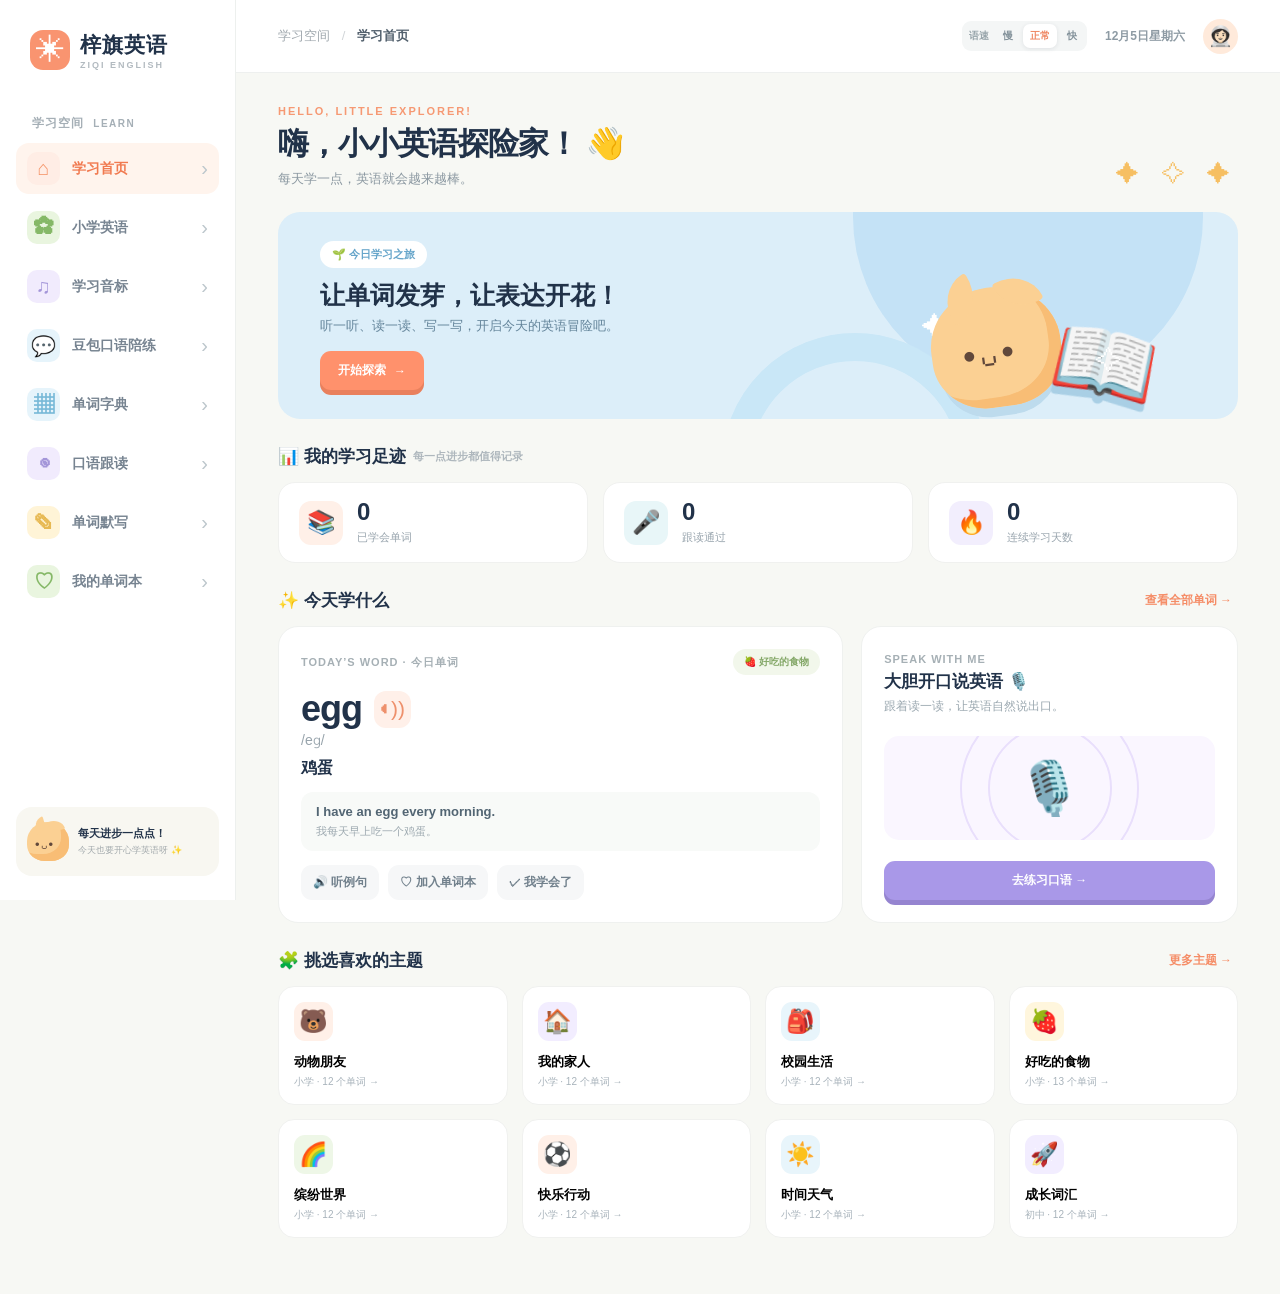
<file: ziqi-english/index.html>
<!doctype html>
<html lang="zh-CN">
<head>
  <meta charset="UTF-8" />
  <meta name="viewport" content="width=device-width, initial-scale=1" />
  <meta name="theme-color" content="#f8f7f0" />
  <meta name="description" content="梓旗英语：按年级和单元学习小学英语，配有音标、短例句、朗读、音标课程、跟读和默写。" />
  <title>梓旗英语 · 每天一点点，英语更棒棒</title>
  <link rel="stylesheet" href="styles.css" />
</head>
<body>
  <div class="app-shell">
    <aside class="sidebar">
      <a href="#" class="brand" aria-label="梓旗英语首页"><span class="brand-mark">✳</span><span><b>梓旗英语</b><small>ZIQI ENGLISH</small></span></a>
      <p class="side-heading">学习空间 <span>LEARN</span></p>
      <nav class="nav-list" aria-label="学习功能">
        <button class="nav-item active" data-page="home"><span class="nav-icon peach">⌂</span>学习首页<span class="nav-arrow">›</span></button>
        <button class="nav-item" data-page="primary"><span class="nav-icon green">✿</span>小学英语<span class="nav-arrow">›</span></button>
        <button class="nav-item" data-page="phonics"><span class="nav-icon purple">♫</span>学习音标<span class="nav-arrow">›</span></button>
        <button class="nav-item" data-page="doubao"><span class="nav-icon blue">💬</span>豆包口语陪练<span class="nav-arrow">›</span></button>
        <button class="nav-item" data-page="dictionary"><span class="nav-icon blue">▦</span>单词字典<span class="nav-arrow">›</span></button>
        <button class="nav-item" data-page="speaking"><span class="nav-icon purple">◉</span>口语跟读<span class="nav-arrow">›</span></button>
        <button class="nav-item" data-page="dictation"><span class="nav-icon yellow">✎</span>单词默写<span class="nav-arrow">›</span></button>
        <button class="nav-item" data-page="saved"><span class="nav-icon green">♡</span>我的单词本<span class="nav-arrow">›</span></button>
      </nav>
      <div class="side-bottom"><div class="mascot small-mascot"><span class="face">•ᴗ•</span></div><div><strong>每天进步一点点！</strong><small>今天也要开心学英语呀 ✨</small></div></div>
    </aside>

    <div class="main-area">
      <header class="topbar">
        <button id="menuButton" class="menu-button icon-button" aria-label="打开菜单">☰</button>
        <div class="breadcrumb">学习空间 <span>/</span> <b id="breadcrumbText">学习首页</b></div>
        <div class="top-right"><div class="speech-speed-control" aria-label="朗读速度"><span>语速</span><button data-action="speech-speed" data-speed="slow">慢</button><button data-action="speech-speed" data-speed="normal">正常</button><button data-action="speech-speed" data-speed="fast">快</button></div><span class="date-pill" id="todayDate"></span><span class="avatar" aria-label="小小探险家">👩🏻‍🚀</span></div>
      </header>
      <main id="mainContent"></main>
    </div>
  </div>
  <div id="toast" role="status" aria-live="polite"></div>
  <script src="words.js"></script>
  <script src="curriculum.js"></script>
  <script src="curriculum-view.js"></script>
  <script src="phonics-view.js"></script>
  <script src="doubao-view.js"></script>
  <script src="dictation-view.js"></script>
  <script src="app.js"></script>
</body>
</html>
</file>
<file: ziqi-english/styles.css>
:root{--ink:#213249;--muted:#83909d;--line:#e9edf0;--paper:#fff;--bg:#f7f8f4;--orange:#ff8d62;--navy:#26364b;--radius:22px}*{box-sizing:border-box}html{scroll-behavior:smooth}body{margin:0;color:var(--ink);background:var(--bg);font-family:Arial,'PingFang SC','Microsoft YaHei',sans-serif}button,input,select{font:inherit}button{cursor:pointer}button:focus-visible,input:focus-visible,select:focus-visible{outline:3px solid #95cbec;outline-offset:2px}.app-shell{display:flex;min-height:100vh}.sidebar{width:236px;flex:none;background:#fff;border-right:1px solid #edf0ee;padding:30px 16px 24px;display:flex;flex-direction:column;position:sticky;top:0;height:100vh;z-index:10}.brand{display:flex;align-items:center;gap:10px;text-decoration:none;color:var(--ink);padding:0 14px}.brand-mark{display:grid;place-items:center;width:40px;height:40px;border-radius:13px;color:#fff;background:#f99470;font-size:29px;line-height:1}.brand b{font-size:21px;letter-spacing:1px}.brand small{display:block;color:#b2bac0;font-size:9px;font-weight:800;letter-spacing:2px;margin-top:1px}.side-heading{padding:45px 16px 11px;font-size:12px;color:#a5afb6;font-weight:800;margin:0;letter-spacing:1px}.side-heading span{font-size:10px;letter-spacing:1.5px;font-weight:600;margin-left:5px}.nav-list{display:grid;gap:8px}.nav-item{border:0;background:transparent;color:#778491;text-align:left;display:flex;align-items:center;gap:12px;border-radius:13px;padding:9px 11px;font-size:14px;font-weight:700;width:100%;transition:.2s}.nav-item:hover,.nav-item.active{background:#fff4ed;color:#f17a50}.nav-icon{width:33px;height:33px;display:grid;place-items:center;border-radius:10px;font-size:20px;font-weight:700}.nav-icon.peach{background:#ffede5;color:#f59468}.nav-icon.blue{background:#e6f4fb;color:#76b8d7}.nav-icon.purple{background:#f1ebfd;color:#a496d9}.nav-icon.yellow{background:#fff4d7;color:#e7b953}.nav-icon.green{background:#e9f5df;color:#85b867}.nav-arrow{margin-left:auto;color:#bdc7cc;font-size:20px;font-weight:400}.side-bottom{margin-top:auto;background:#f8f7f1;border-radius:16px;padding:15px 11px;display:flex;align-items:center;gap:9px}.side-bottom strong{font-size:11px;display:block}.side-bottom small{display:block;color:#a3aaad;font-size:9px;margin-top:3px;white-space:nowrap}.mascot{background:#fbd093;width:85px;height:75px;border-radius:49% 49% 42% 42%;position:relative;box-shadow:inset -8px -7px 0 #f8bd75}.mascot:before,.mascot:after{content:'';position:absolute;background:#fbd093;border-radius:100% 10% 100% 10%;width:24px;height:28px;top:-8px;left:12px;transform:rotate(-25deg)}.mascot:after{left:auto;right:12px;transform:rotate(70deg)}.mascot .face{position:absolute;top:26px;left:17px;z-index:1;font-size:29px;letter-spacing:4px;color:#61483b}.small-mascot{width:42px;height:39px;flex:none}.small-mascot:before,.small-mascot:after{width:12px;height:15px;top:-4px;left:7px}.small-mascot:after{left:auto;right:7px}.small-mascot .face{font-size:13px;top:15px;left:8px;letter-spacing:1px}.main-area{min-width:0;flex:1}.topbar{height:73px;background:#fff;border-bottom:1px solid #eef0ef;display:flex;align-items:center;justify-content:space-between;padding:0 42px}.breadcrumb{font-size:13px;color:#a1a9af}.breadcrumb span{margin:0 8px;color:#d1d5d8}.breadcrumb b{color:#52606d;font-weight:700}.top-right{display:flex;align-items:center;gap:18px}.date-pill{color:#8e9ba4;font-size:12px;font-weight:700}.avatar{display:grid;place-items:center;width:35px;height:35px;background:#ffeadb;border-radius:50%;font-size:20px}.menu-button{display:none}main{max-width:1330px;margin:auto;padding:28px 42px 56px}.welcome{display:flex;align-items:flex-end;justify-content:space-between;margin-bottom:24px}.eyebrow{font-size:11px;letter-spacing:2px;font-weight:900;color:#f69973}.welcome h1,.page-title h1{font-size:31px;line-height:1.3;margin:5px 0 6px;letter-spacing:-1px}.welcome p,.page-title p{color:#8b98a1;font-size:13px;margin:0}.stars{color:#f6bf62;font-size:23px;letter-spacing:8px}.hero{min-height:200px;border-radius:22px;background:#dceef9;position:relative;overflow:hidden;display:flex;align-items:center;padding:29px 42px;margin-bottom:22px}.hero:before{content:'';position:absolute;width:350px;height:350px;background:#c4e2f6;border-radius:50%;right:35px;top:-170px}.hero:after{content:'';position:absolute;width:210px;height:210px;border:28px solid #c9e7f7;border-radius:50%;right:250px;bottom:-180px}.hero-copy{position:relative;z-index:1;max-width:510px}.hero-tag{display:inline-flex;padding:6px 12px;border-radius:20px;background:#fff;color:#66a5ca;font-size:11px;font-weight:800}.hero h2{margin:11px 0 5px;font-size:25px}.hero p{margin:0 0 16px;color:#63849a;font-size:13px}.hero-art{position:absolute;right:80px;bottom:12px;z-index:1;display:flex;align-items:end}.hero-art .mascot{width:130px;height:120px;transform:rotate(-8deg);box-shadow:inset -12px -10px 0 #f8bd75,0 16px 0 -7px #bddbed}.hero-art .mascot:before,.hero-art .mascot:after{width:36px;height:40px;top:-12px;left:18px}.hero-art .mascot:after{left:auto;right:18px}.hero-art .mascot .face{top:45px;left:31px;font-size:36px}.book-art{font-size:85px;transform:rotate(12deg);margin-left:-9px;margin-bottom:-6px;filter:drop-shadow(0 8px 0 #a9cfe5)}.spark{position:absolute;color:#fff;font-size:26px}.spark.one{top:25px;right:210px}.spark.two{top:59px;right:36px}.primary-btn,.secondary-btn,.ghost-btn{border:0;border-radius:11px;padding:11px 18px;font-weight:800;font-size:12px;display:inline-flex;align-items:center;gap:8px;justify-content:center;transition:transform .18s,box-shadow .18s}.primary-btn:hover,.secondary-btn:hover,.ghost-btn:hover{transform:translateY(-2px)}.primary-btn{background:#ff916c;color:white;box-shadow:0 5px 0 #e9805d}.secondary-btn{background:#e5f4fb;color:#54a2c8}.ghost-btn{background:#f6f7f8;color:#71808c}.section-head{display:flex;justify-content:space-between;align-items:center;margin:26px 0 14px}.section-head h2{font-size:17px;margin:0;display:flex;gap:7px;align-items:center}.section-head small{color:#aeb7bd;font-size:11px;font-weight:600}.text-link{border:0;background:transparent;color:#f58d67;font-size:12px;font-weight:800}.stats-grid{display:grid;grid-template-columns:repeat(3,1fr);gap:15px}.stat-card{background:#fff;border-radius:17px;padding:17px 20px;display:flex;align-items:center;gap:14px;border:1px solid #f0f1ef}.stat-emoji{width:44px;height:44px;border-radius:12px;display:grid;place-items:center;font-size:23px}.stat-emoji.a{background:#fff0e8}.stat-emoji.b{background:#e8f6f8}.stat-emoji.c{background:#f2eefd}.stat-card strong{font-size:24px;line-height:1}.stat-card small{display:block;color:#99a5ae;font-size:11px;margin-top:6px}.learning-grid{display:grid;grid-template-columns:minmax(0,1.5fr) minmax(280px,1fr);gap:18px}.panel{background:#fff;border-radius:20px;border:1px solid #eff1ef;padding:22px}.word-panel{min-height:265px}.panel-top{display:flex;align-items:center;justify-content:space-between}.mini-label{font-size:11px;color:#a6b0b5;font-weight:800;letter-spacing:1px}.pill{display:inline-flex;align-items:center;border-radius:30px;padding:6px 11px;background:#f2f7eb;color:#85a869;font-size:10px;font-weight:800}.word-title{display:flex;align-items:center;gap:12px;margin:14px 0 3px}.word-title h3{font-family:Arial,sans-serif;font-size:36px;line-height:1.1;margin:0;font-weight:900;letter-spacing:-1px}.sound-button{border:0;background:#fff0e9;color:#ee906c;width:37px;height:37px;border-radius:12px;display:grid;place-items:center;font-size:21px}.ipa{font-family:Arial,sans-serif;color:#98a4ac;font-size:14px;margin-bottom:8px}.meaning{font-size:16px;font-weight:800;margin:6px 0 13px}.example{background:#f8faf8;border-radius:12px;padding:12px 15px;margin:0 0 14px}.example em{font-style:normal;font-size:13px;font-weight:700;color:#526573;display:block}.example small{display:block;color:#9da9b0;font-size:11px;margin-top:5px}.panel-actions{display:flex;gap:9px;flex-wrap:wrap}.panel-actions button{padding:9px 12px}.practice-panel{display:flex;flex-direction:column;justify-content:space-between;background:#fff}.practice-panel h3{font-size:17px;margin:3px 0 5px}.practice-panel p{font-size:12px;color:#9ba8b0;margin:0}.practice-graphic{height:104px;margin:13px 0;position:relative;background:#faf6ff;border-radius:15px;display:grid;place-items:center;overflow:hidden}.practice-graphic:before,.practice-graphic:after{content:'';position:absolute;border:2px solid #e9dffc;border-radius:50%;height:120px;width:120px}.practice-graphic:after{height:175px;width:175px}.practice-graphic span{font-size:52px;z-index:1}.practice-panel .secondary-btn{width:100%;background:#a998e8;color:#fff;box-shadow:0 5px 0 #9584d0}.units-grid{display:grid;grid-template-columns:repeat(4,1fr);gap:14px}.unit-card{text-align:left;border:1px solid #f0f1ef;background:#fff;border-radius:16px;padding:15px;min-height:113px;transition:.2s}.unit-card:hover{transform:translateY(-3px);box-shadow:0 10px 25px #2132490d}.unit-icon{width:39px;height:39px;border-radius:11px;display:grid;place-items:center;font-size:23px;margin-bottom:12px}.unit-icon.peach{background:#fff0e8}.unit-icon.blue{background:#e8f5fb}.unit-icon.purple{background:#f2edff}.unit-icon.yellow{background:#fff6dd}.unit-icon.green{background:#eef7e7}.unit-card strong{display:block;font-size:13px}.unit-card small{font-size:10px;color:#a8b3bb;display:block;margin-top:4px}.page-title{margin-bottom:24px}.toolbar{display:flex;gap:11px;flex-wrap:wrap;margin:20px 0}.search-wrap{flex:1;min-width:220px;position:relative}.search-wrap .search-icon{position:absolute;left:15px;top:50%;transform:translateY(-50%);color:#aeb8bf}.search-input,.filter-select,.answer-input{background:#fff;border:1px solid #e6ebed;border-radius:12px;height:44px;padding:0 14px;color:var(--ink);outline:0}.search-input{width:100%;padding-left:41px}.search-input::placeholder,.answer-input::placeholder{color:#b8c0c6}.filter-select{min-width:128px}.category-chips{display:flex;gap:8px;overflow:auto;padding-bottom:6px;scrollbar-width:none}.category-chips::-webkit-scrollbar{display:none}.chip{border:1px solid #e9edee;background:#fff;border-radius:30px;padding:8px 13px;white-space:nowrap;color:#83909a;font-size:11px;font-weight:800}.chip.active{background:#26364b;border-color:#26364b;color:#fff}.result-count{font-size:11px;color:#a9b3ba;margin:15px 0}.dictionary-grid{display:grid;grid-template-columns:repeat(3,minmax(0,1fr));gap:13px}.dict-card{background:white;border:1px solid #edf0ee;border-radius:16px;padding:17px;min-height:148px;display:flex;flex-direction:column}.dict-card-head{display:flex;justify-content:space-between;align-items:flex-start;gap:6px}.dict-card h3{font-family:Arial,sans-serif;font-size:21px;margin:0 0 2px}.dict-card .ipa{font-size:11px;margin:0}.dict-card p{font-size:12px;font-weight:800;margin:13px 0 auto}.dict-card-footer{border-top:1px solid #f2f3f3;margin-top:14px;padding-top:10px;display:flex;align-items:center;justify-content:space-between;color:#a8b2b8;font-size:10px}.card-controls{display:flex;gap:8px}.tiny-btn{border:0;background:#f7f8f8;border-radius:8px;width:27px;height:27px;color:#7e909a;font-size:16px}.tiny-btn.saved{color:#f27f79;background:#fff0ed}.empty-state{text-align:center;background:#fff;border-radius:18px;padding:46px 20px;color:#9aa8b0}.empty-state span{font-size:44px;display:block;margin-bottom:10px}.empty-state strong{display:block;color:#53616d}.training-layout{display:grid;grid-template-columns:minmax(0,1.5fr) minmax(230px,.75fr);gap:18px}.training-card{background:#fff;border:1px solid #edf0ee;border-radius:20px;padding:28px}.training-kicker{color:#f39675;font-size:11px;font-weight:900;letter-spacing:1px}.training-word{font-family:Arial,sans-serif;font-size:55px;letter-spacing:-2px;margin:18px 0 0;line-height:1.1}.training-ipa{color:#99a7af;font-size:16px;margin-top:8px}.training-meaning{font-size:20px;font-weight:800;margin:15px 0}.training-example{background:#f8f9f7;padding:15px;border-radius:12px;color:#536673;font-size:14px;font-weight:700;margin:18px 0}.training-example small{display:block;color:#9aa6ae;margin-top:6px;font-size:11px}.training-actions{display:flex;gap:10px;flex-wrap:wrap}.speech-status{margin-top:19px;background:#f8f6fc;color:#8071ab;border-radius:12px;padding:13px;font-size:12px;min-height:42px}.side-tip{background:#edf7fb;border-radius:18px;padding:23px;height:fit-content}.side-tip .tip-emoji{font-size:43px}.side-tip h3{font-size:17px;margin:12px 0 10px}.side-tip p,.side-tip li{font-size:12px;color:#6e8b9a;line-height:1.8}.side-tip ol{padding-left:19px;margin:10px 0 0}.progress-line{height:8px;border-radius:10px;background:#f1f3f3;margin:14px 0;overflow:hidden}.progress-fill{height:100%;background:#ffad83;border-radius:10px}.progress-meta{display:flex;justify-content:space-between;font-size:11px;color:#9aa7af}.dictation-prompt{background:#f9f6ee;border-radius:13px;padding:17px;margin:18px 0}.dictation-prompt strong{font-size:25px}.dictation-prompt small{display:block;color:#a4a69f;margin-top:5px}.answer-input{width:100%;height:51px;font-size:19px;letter-spacing:2px;font-weight:700}.feedback{padding:12px 14px;border-radius:11px;margin-top:12px;font-size:13px;font-weight:700}.feedback.good{background:#eaf8eb;color:#5d9a66}.feedback.bad{background:#fff1ea;color:#d68260}.training-footer{margin-top:19px;display:flex;gap:10px;flex-wrap:wrap}.saved-intro{background:#eef6ea;border-radius:15px;padding:16px 19px;margin:18px 0;color:#66805e;font-size:12px}.pagination{display:flex;justify-content:center;gap:8px;margin-top:22px}.page-btn{background:#fff;border:1px solid #e6ebed;border-radius:9px;padding:8px 12px;color:#72808c;font-size:12px}.page-btn.active{background:#26364b;color:white}.page-btn:disabled{opacity:.4;cursor:default}#toast{position:fixed;bottom:22px;left:50%;transform:translate(-50%,20px);background:#26364b;color:#fff;padding:11px 18px;border-radius:10px;font-size:12px;opacity:0;pointer-events:none;transition:.2s;z-index:100}#toast.show{opacity:1;transform:translate(-50%,0)}.overlay{display:none}
@media(max-width:1120px){.sidebar{width:205px}.topbar{padding:0 26px}main{padding:25px 26px 50px}.dictionary-grid{grid-template-columns:repeat(2,minmax(0,1fr))}.units-grid{grid-template-columns:repeat(3,1fr)}.hero-art{right:32px}}
@media(max-width:760px){.sidebar{position:fixed;transform:translateX(-100%);transition:.25s;box-shadow:12px 0 40px #23354912}.sidebar.open{transform:translateX(0)}.overlay.open{display:block;position:fixed;inset:0;background:#20304066;z-index:9}.topbar{height:62px;padding:0 18px;justify-content:flex-start;gap:13px}.menu-button{display:grid;place-items:center;border:0;background:#f6f7f6;border-radius:9px;width:34px;height:34px;font-size:19px;color:#596875}.top-right{margin-left:auto}.date-pill{display:none}main{padding:24px 17px 45px}.welcome h1,.page-title h1{font-size:26px}.hero{padding:25px;min-height:210px}.hero-copy{max-width:66%}.hero h2{font-size:22px}.hero-art{right:-15px;transform:scale(.75);transform-origin:bottom right}.stats-grid{gap:8px}.stat-card{padding:13px 8px;gap:6px;flex-direction:column;text-align:center}.stat-emoji{width:34px;height:34px;font-size:18px}.stat-card strong{font-size:19px}.stat-card small{font-size:10px}.learning-grid,.training-layout{grid-template-columns:1fr}.units-grid{grid-template-columns:repeat(2,1fr)}.dictionary-grid{grid-template-columns:repeat(2,minmax(0,1fr))}.panel{padding:18px}.stars{display:none}}
@media(max-width:490px){.hero-art{opacity:.45;right:-35px}.hero-copy{max-width:92%}.hero p{max-width:230px}.dictionary-grid{grid-template-columns:1fr}.dict-card{min-height:126px}.welcome h1{font-size:24px}.training-card{padding:21px}.training-word{font-size:44px}}

/* 小学英语：教材册次、单元与逐词点读 */
.primary-title{margin-bottom:18px}.curriculum-overview{display:grid;grid-template-columns:repeat(3,1fr);gap:13px;margin-bottom:20px}.curriculum-overview>div{background:#fff;border:1px solid #edf0ee;border-radius:17px;padding:17px 20px}.curriculum-overview span{display:block;font-size:12px;font-weight:800;color:#8c9ba4}.curriculum-overview strong{display:block;font-size:27px;margin-top:5px}.curriculum-overview strong small{font-size:11px;color:#a7b0b6;font-weight:700}.curriculum-search-wrap{height:48px;display:flex;align-items:center;gap:10px;background:#fff;border:1px solid #e6ebed;border-radius:12px;padding:0 15px;margin-bottom:24px;color:#aab5bb;font-size:23px}.curriculum-search-wrap input{border:0;outline:none;flex:1;min-width:0;background:transparent;font-size:13px;color:var(--ink)}.curriculum-search-wrap input::placeholder{color:#b5bec4}.curriculum-section-label{display:flex;align-items:end;justify-content:space-between;gap:12px;margin:21px 0 12px}.curriculum-section-label h2{font-size:16px;margin:0}.curriculum-section-label h2 em{font-style:normal;color:#f4936e}.curriculum-section-label small{font-size:11px;color:#a6b0b7}.volume-tabs{display:grid;grid-template-columns:repeat(7,minmax(0,1fr));gap:9px}.volume-tab{border:1px solid #e9edec;background:#fff;border-radius:13px;padding:12px 5px;text-align:center;color:#75838e;min-width:0;transition:.2s}.volume-tab:hover{transform:translateY(-2px)}.volume-tab.active{background:#fff2e9;color:#e17c57;border-color:#ffd3bd}.volume-tab span{display:block;font-weight:800;font-size:12px;white-space:nowrap}.volume-tab small{display:block;font-size:10px;margin-top:4px;opacity:.75}.curriculum-units{display:grid;grid-template-columns:repeat(3,minmax(0,1fr));gap:10px}.curriculum-unit{min-height:90px;border:1px solid #e9edec;background:#fff;text-align:left;border-radius:14px;padding:12px 14px;color:#667783;transition:.2s}.curriculum-unit:hover{transform:translateY(-2px)}.curriculum-unit.active{border-color:#a7cfd5;background:#eff9fa;box-shadow:0 4px 13px #8dbcc31a}.curriculum-unit span{display:block;font-size:10px;font-weight:900;letter-spacing:1px;color:#74aab5}.curriculum-unit strong{display:block;font-size:12px;margin:6px 0 4px;white-space:nowrap;overflow:hidden;text-overflow:ellipsis}.curriculum-unit small{font-size:10px;color:#a0aeb5}.curriculum-unit-head{display:flex;align-items:center;justify-content:space-between;margin:28px 0 14px}.curriculum-unit-head h2{font-family:'Nunito',sans-serif;margin:3px 0;font-size:23px}.curriculum-unit-head p{font-size:11px;color:#9aa8b0;margin:0}.curriculum-unit-progress{width:120px;text-align:right}.curriculum-unit-progress span{color:#f29a75;font-weight:800;font-size:15px}.curriculum-unit-progress .progress-line{margin:5px 0 0}.curriculum-words{display:grid;grid-template-columns:repeat(2,minmax(0,1fr));gap:11px}.curriculum-word{background:#fff;border:1px solid #edf0ee;border-radius:15px;padding:14px 16px;min-width:0}.curriculum-word.is-learned{border-color:#d8ead8;background:#fcfefb}.curriculum-word-head{display:flex;align-items:center;gap:10px}.curriculum-number{font-size:10px;color:#b6c1c6;font-weight:800;flex:none}.curriculum-word-title{font-family:'Nunito',sans-serif;font-size:19px;font-weight:900;line-height:1.3;overflow-wrap:anywhere}.curriculum-sound{margin-left:auto;flex:none;width:31px;height:31px;border:0;border-radius:9px;background:#fff0e9;color:#ef926e;font-size:16px}.curriculum-meaning{font-size:12px;color:#687a85;margin:7px 0 0 27px;line-height:1.5}.curriculum-ipa{font-size:11px;color:#a2aeb4;margin:5px 0 0 27px}.curriculum-location{font-size:10px;color:#98aeb4;margin:7px 0 0 27px}.curriculum-word-footer{border-top:1px solid #f1f3f2;margin-top:12px;padding-top:9px;display:flex;justify-content:space-between;align-items:center;gap:9px}.curriculum-check,.curriculum-example-link{border:0;background:transparent;color:#9ba8ae;font-size:11px;font-weight:700;padding:3px 0}.curriculum-check.checked{color:#77ab71}.curriculum-example-link{color:#72abc0}.curriculum-more{display:block;margin:23px auto;background:#fff;border:1px solid #e8ecec;border-radius:11px;padding:10px 20px;color:#768997;font-size:12px;font-weight:800}.curriculum-bottom{display:flex;align-items:center;justify-content:space-between;gap:12px;margin-top:21px}.curriculum-bottom span{font-size:10px;color:#aeb8be}
@media(max-width:1120px){.volume-tabs{display:flex;overflow-x:auto;padding-bottom:5px;scrollbar-width:none}.volume-tabs::-webkit-scrollbar{display:none}.volume-tab{min-width:104px}.curriculum-units{grid-template-columns:repeat(2,minmax(0,1fr))}}
@media(max-width:760px){.curriculum-overview{gap:7px}.curriculum-overview>div{padding:12px 8px;text-align:center}.curriculum-overview strong{font-size:20px}.curriculum-overview strong small{font-size:9px}.curriculum-section-label{align-items:flex-start}.curriculum-section-label small{max-width:45%;text-align:right}.curriculum-words{grid-template-columns:1fr}.curriculum-bottom span{max-width:54%;text-align:right}}
@media(max-width:430px){.curriculum-units{grid-template-columns:1fr 1fr}.curriculum-unit{padding:10px;min-height:86px}.curriculum-unit strong{font-size:11px}.curriculum-unit-head h2{font-size:19px}.curriculum-unit-progress{width:75px}}

.curriculum-word .curriculum-ipa{margin-top:6px;color:#e38a65;font-size:12px;font-weight:700}.curriculum-sentence{display:flex;align-items:center;justify-content:space-between;gap:9px;background:#f7f9f7;border-radius:10px;padding:9px 10px;margin-top:11px;color:#526573;font-size:11px;line-height:1.5}.curriculum-sentence b{color:#95a5ad;font-size:10px;margin-right:3px}.curriculum-sentence button{flex:none;border:0;border-radius:8px;background:#e8f3f7;width:31px;height:31px;display:grid;place-items:center;font-size:14px}.curriculum-word-footer{margin-top:10px}

/* 从元音到辅音组合的渐进音标课程 */
.phonics-hero{display:flex;align-items:center;justify-content:space-between;min-height:175px;padding:25px 34px;background:#e7f4ee;border-radius:20px;overflow:hidden;position:relative}.phonics-hero:after{content:'';position:absolute;width:230px;height:230px;border-radius:50%;right:-35px;top:-95px;background:#d4ebdb}.phonics-hero>div{position:relative;z-index:1}.phonics-hero-tag{display:inline-block;background:#fff;color:#74a581;border-radius:30px;padding:6px 12px;font-size:10px;font-weight:800}.phonics-hero h2{font-size:23px;line-height:1.35;margin:10px 0 7px}.phonics-hero p{color:#6c9980;font-size:12px;margin:0}.phonics-hero-art{font-size:49px;color:#5d9974;font-weight:900;transform:rotate(-12deg);padding-right:70px;white-space:nowrap}.phonics-overview{display:flex;justify-content:space-between;gap:10px;color:#94a3a9;font-size:11px;margin:17px 2px 12px}.phonics-overview strong{color:#f19570;font-size:17px}.phonics-tabs{display:grid;grid-template-columns:repeat(6,minmax(0,1fr));gap:9px}.phonics-tab{border:1px solid #e7ece9;background:#fff;border-radius:14px;padding:11px 5px;text-align:center;color:#7a898e;min-width:0}.phonics-tab.active{border-color:#a5d8bc;background:#edf8ef;color:#4e9069}.phonics-tab span{display:block;font-size:19px;margin-bottom:4px}.phonics-tab b{display:block;font-size:10px}.phonics-tab small{display:block;font-size:10px;margin-top:3px;white-space:nowrap;overflow:hidden;text-overflow:ellipsis}.phonics-heading{display:flex;align-items:center;justify-content:space-between;gap:12px;margin:29px 0 13px}.phonics-heading span{font-size:10px;color:#e4916f;font-weight:900;letter-spacing:1px}.phonics-heading h2{font-size:21px;margin:5px 0}.phonics-heading p{font-size:11px;color:#9ba9af;margin:0}.phonics-tip{background:#fff5e9;border-radius:11px;padding:11px 14px;color:#ac8d65;font-size:11px;margin-bottom:13px}.phonics-grid{display:grid;grid-template-columns:repeat(3,minmax(0,1fr));gap:12px}.phonics-card{background:#fff;border:1px solid #edf0ee;border-radius:17px;padding:16px;min-width:0}.phonics-card.is-learned{background:#fcfefb;border-color:#d6e9d5}.phonics-card-top{display:flex;justify-content:space-between;align-items:center;color:#a7b2b5;font-size:10px;font-weight:800}.phonics-card-top button{border:0;background:#e9f5ed;border-radius:9px;width:32px;height:32px;font-size:15px}.phonics-symbol{font-size:35px;color:#4a9a72;font-weight:900;line-height:1.15;margin:4px 0 12px}.phonics-word{display:flex;align-items:baseline;gap:8px}.phonics-word strong{font-size:15px;color:#26364b}.phonics-word span{font-size:10px;color:#9eabb1;overflow:hidden;white-space:nowrap;text-overflow:ellipsis}.phonics-word-ipa{font-size:10px;color:#e59573;margin-top:4px;min-height:15px}.phonics-card p{color:#8c9ba4;font-size:11px;min-height:32px;line-height:1.5;margin:12px 0 10px}.phonics-card-actions{border-top:1px solid #f0f2f1;display:flex;justify-content:space-between;gap:8px;padding-top:10px}.phonics-card-actions button{border:0;background:transparent;color:#72a988;font-size:11px;font-weight:800;padding:3px 0}.phonics-card-actions button:last-child{color:#9ca9ae}.phonics-card-actions button.done{color:#6eac73}.phonics-footnote{font-size:10px;color:#abb6ba;margin:21px 0;text-align:center}
@media(max-width:1120px){.phonics-tabs{display:flex;overflow-x:auto;scrollbar-width:none}.phonics-tabs::-webkit-scrollbar{display:none}.phonics-tab{min-width:95px}.phonics-grid{grid-template-columns:repeat(2,minmax(0,1fr))}}
@media(max-width:760px){.phonics-hero{padding:22px;min-height:166px}.phonics-hero-art{font-size:35px;padding-right:10px}.phonics-hero h2{font-size:20px}.phonics-grid{grid-template-columns:repeat(2,minmax(0,1fr));gap:9px}.phonics-card{padding:12px}.phonics-symbol{font-size:28px}.phonics-heading h2{font-size:18px}}
@media(max-width:430px){.phonics-grid{grid-template-columns:1fr}.phonics-card p{min-height:0}.phonics-hero-art{opacity:.35;position:absolute;right:10px;bottom:15px}.phonics-heading .secondary-btn{padding:9px 11px}}

.sidebar{overflow-y:auto}.curriculum-sound{width:38px;height:38px}.curriculum-sentence button{width:38px;height:38px}.phonics-card-top button{width:38px;height:38px}

/* 教材双向默写 */
.dictation-dashboard{display:grid;grid-template-columns:repeat(4,1fr);gap:10px;margin-bottom:22px}.dictation-dashboard>div{background:#fff;border:1px solid #edf0ee;border-radius:14px;padding:13px 16px}.dictation-dashboard span{display:block;color:#9ba8ae;font-size:10px}.dictation-dashboard strong{display:block;font-size:22px;margin-top:4px}.dictation-select-label{display:flex;align-items:end;justify-content:space-between;margin:20px 0 10px}.dictation-select-label h2{font-size:15px;margin:0}.dictation-select-label small{color:#a4afb5}.dictation-volumes{display:flex;gap:8px;overflow-x:auto;scrollbar-width:none}.dictation-volumes::-webkit-scrollbar{display:none}.dictation-volume{flex:1;min-width:103px;border:1px solid #e7eceb;background:#fff;border-radius:11px;padding:10px 8px;color:#76858e;font-size:11px;font-weight:800}.dictation-volume.active{background:#fff1e9;border-color:#ffcdb8;color:#df7b57}.dictation-units{display:grid;grid-template-columns:repeat(3,1fr);gap:9px}.dictation-unit{border:1px solid #e7eceb;background:#fff;border-radius:12px;text-align:left;padding:10px 12px;min-width:0}.dictation-unit.active{background:#eff8fa;border-color:#add4dc}.dictation-unit b{display:block;color:#65a6b5;font-size:10px}.dictation-unit span{display:block;color:#6c7e88;font-size:11px;margin-top:4px;white-space:nowrap;overflow:hidden;text-overflow:ellipsis}.dictation-mode-switch{display:grid;grid-template-columns:1fr 1fr;gap:9px;background:#edf1f0;padding:5px;border-radius:14px;margin:22px 0 14px}.dictation-mode-switch button{border:0;background:transparent;border-radius:10px;padding:10px;color:#7b8a91;font-size:13px;font-weight:900}.dictation-mode-switch button.active{background:#fff;color:#ef8864;box-shadow:0 3px 10px #24364a0d}.dictation-mode-switch small{display:block;font-size:9px;font-weight:600;margin-top:3px;color:#a5afb4}.dictation-main-grid{display:grid;grid-template-columns:minmax(0,1.6fr) minmax(230px,.7fr);gap:16px}.curriculum-dictation-card{padding:24px}.dictation-question-meta{display:flex;justify-content:space-between;color:#9aa7ae;font-size:10px}.textbook-prompt{text-align:center;padding:26px 18px;margin:15px 0}.textbook-prompt .dictation-direction{display:block;color:#e49673;font-size:10px;font-weight:900;margin-bottom:10px}.textbook-prompt strong{display:block;font-size:29px}.textbook-prompt strong.english-prompt{font-family:Arial,sans-serif}.textbook-prompt small{margin-top:7px}.dictation-audio-actions{display:flex;justify-content:center;gap:8px;margin-bottom:18px}.curriculum-dictation-card form label{display:block;font-size:11px;color:#96a3aa;margin-bottom:7px}.dictation-tip{background:#eef7ee}.dictation-tip h3{margin-bottom:4px}

/* 豆包口语陪练入口与问题准备区 */
.doubao-hero{min-height:170px;border-radius:20px;background:linear-gradient(135deg,#fff0e8,#f7eafa);padding:27px 34px;display:flex;align-items:center;justify-content:space-between;overflow:hidden}.doubao-hero>div:first-child span{color:#e9906c;font-size:10px;font-weight:900;letter-spacing:1px}.doubao-hero h2{font-size:24px;margin:8px 0}.doubao-hero p{color:#9a8095;font-size:12px}.doubao-bubble{width:130px;height:105px;border-radius:55% 45% 50% 50%;background:#fff;box-shadow:0 13px 30px #9d789321;display:grid;place-items:center;align-content:center;transform:rotate(4deg);margin-right:35px}.doubao-bubble b{font-size:29px;color:#a778bd}.doubao-bubble span{font-size:11px;color:#aa94b5}.doubao-section-head{display:flex;align-items:end;justify-content:space-between;margin:22px 0 11px}.doubao-section-head h2{font-size:15px;margin:0}.doubao-section-head small,.doubao-section-head>span{font-size:10px;color:#a1adb3}.doubao-scenes{display:grid;grid-template-columns:repeat(6,1fr);gap:8px}.doubao-scene{border:1px solid #e8eceb;background:#fff;border-radius:13px;padding:12px 5px;color:#77868e}.doubao-scene.active{border-color:#cdb3df;background:#f8f0fb;color:#805898}.doubao-scene>span{display:block;font-size:22px}.doubao-scene b{display:block;font-size:11px;margin-top:5px}.doubao-scene small{display:block;font-size:8px;margin-top:3px}.doubao-workspace{display:grid;grid-template-columns:minmax(0,1.6fr) minmax(230px,.7fr);gap:16px;margin-top:18px}.doubao-question-panel{background:#fff;border:1px solid #edf0ee;border-radius:18px;padding:21px}.doubao-question-panel .doubao-section-head{margin:0 0 11px}.doubao-question-panel textarea{width:100%;min-height:105px;resize:vertical;border:1px solid #e5eaeb;border-radius:12px;padding:12px;outline:none;color:#34495a;line-height:1.6}.doubao-question-panel textarea:focus{border-color:#bb9ad1;box-shadow:0 0 0 3px #c7a8dc22}.doubao-input-actions{display:flex;align-items:center;gap:8px;margin:9px 0}.doubao-input-actions>span{font-size:10px;color:#99a7ad;margin-left:auto}.doubao-preview{background:#f8f6fb;border-radius:12px;padding:12px 14px;margin-top:13px}.doubao-preview b{font-size:10px;color:#9276a2}.doubao-preview p{font-size:11px;color:#657783;line-height:1.65;margin:7px 0 0;white-space:pre-wrap}.doubao-launch-actions{display:flex;justify-content:flex-end;gap:9px;margin-top:13px}.doubao-tip{background:#f3edf8}.doubao-safe-note{margin-top:14px;border-radius:11px;padding:10px 13px;background:#eef6f0;color:#6d8875;font-size:10px}
@media(max-width:1120px){.doubao-scenes{display:flex;overflow-x:auto;scrollbar-width:none}.doubao-scenes::-webkit-scrollbar{display:none}.doubao-scene{min-width:110px}.dictation-units{grid-template-columns:repeat(2,1fr)}}
@media(max-width:760px){.dictation-dashboard{gap:6px}.dictation-dashboard>div{padding:10px 5px;text-align:center}.dictation-dashboard strong{font-size:18px}.dictation-main-grid,.doubao-workspace{grid-template-columns:1fr}.doubao-hero{padding:22px}.doubao-bubble{width:95px;height:82px;margin-right:0}.doubao-scenes{margin-right:-17px}.doubao-input-actions{flex-wrap:wrap}.doubao-input-actions>span{width:100%;margin-left:0}.doubao-launch-actions{flex-direction:column}.doubao-launch-actions button{width:100%}}
@media(max-width:430px){.dictation-units{grid-template-columns:1fr 1fr}.dictation-unit{padding:9px}.textbook-prompt strong{font-size:24px}.doubao-bubble{opacity:.5}.doubao-hero h2{font-size:20px}}

/* 全站朗读语速：慢速适合辨音，正常适合跟读，快速适合熟练复习 */
.speech-speed-control{display:flex;align-items:center;gap:3px;background:#f4f6f6;border-radius:9px;padding:3px}.speech-speed-control>span{font-size:10px;color:#98a5ab;font-weight:800;padding:0 4px}.speech-speed-control button{border:0;border-radius:7px;background:transparent;color:#819099;font-size:10px;font-weight:800;padding:5px 7px}.speech-speed-control button.active{background:#fff;color:#ef8864;box-shadow:0 1px 4px #2332441a}
@media(max-width:760px){.speech-speed-control>span{display:none}.speech-speed-control button{padding:5px 6px;font-size:10px}.top-right{gap:8px}.training-actions{gap:7px}.training-actions .ghost-btn{padding:9px 10px}}
</file>
